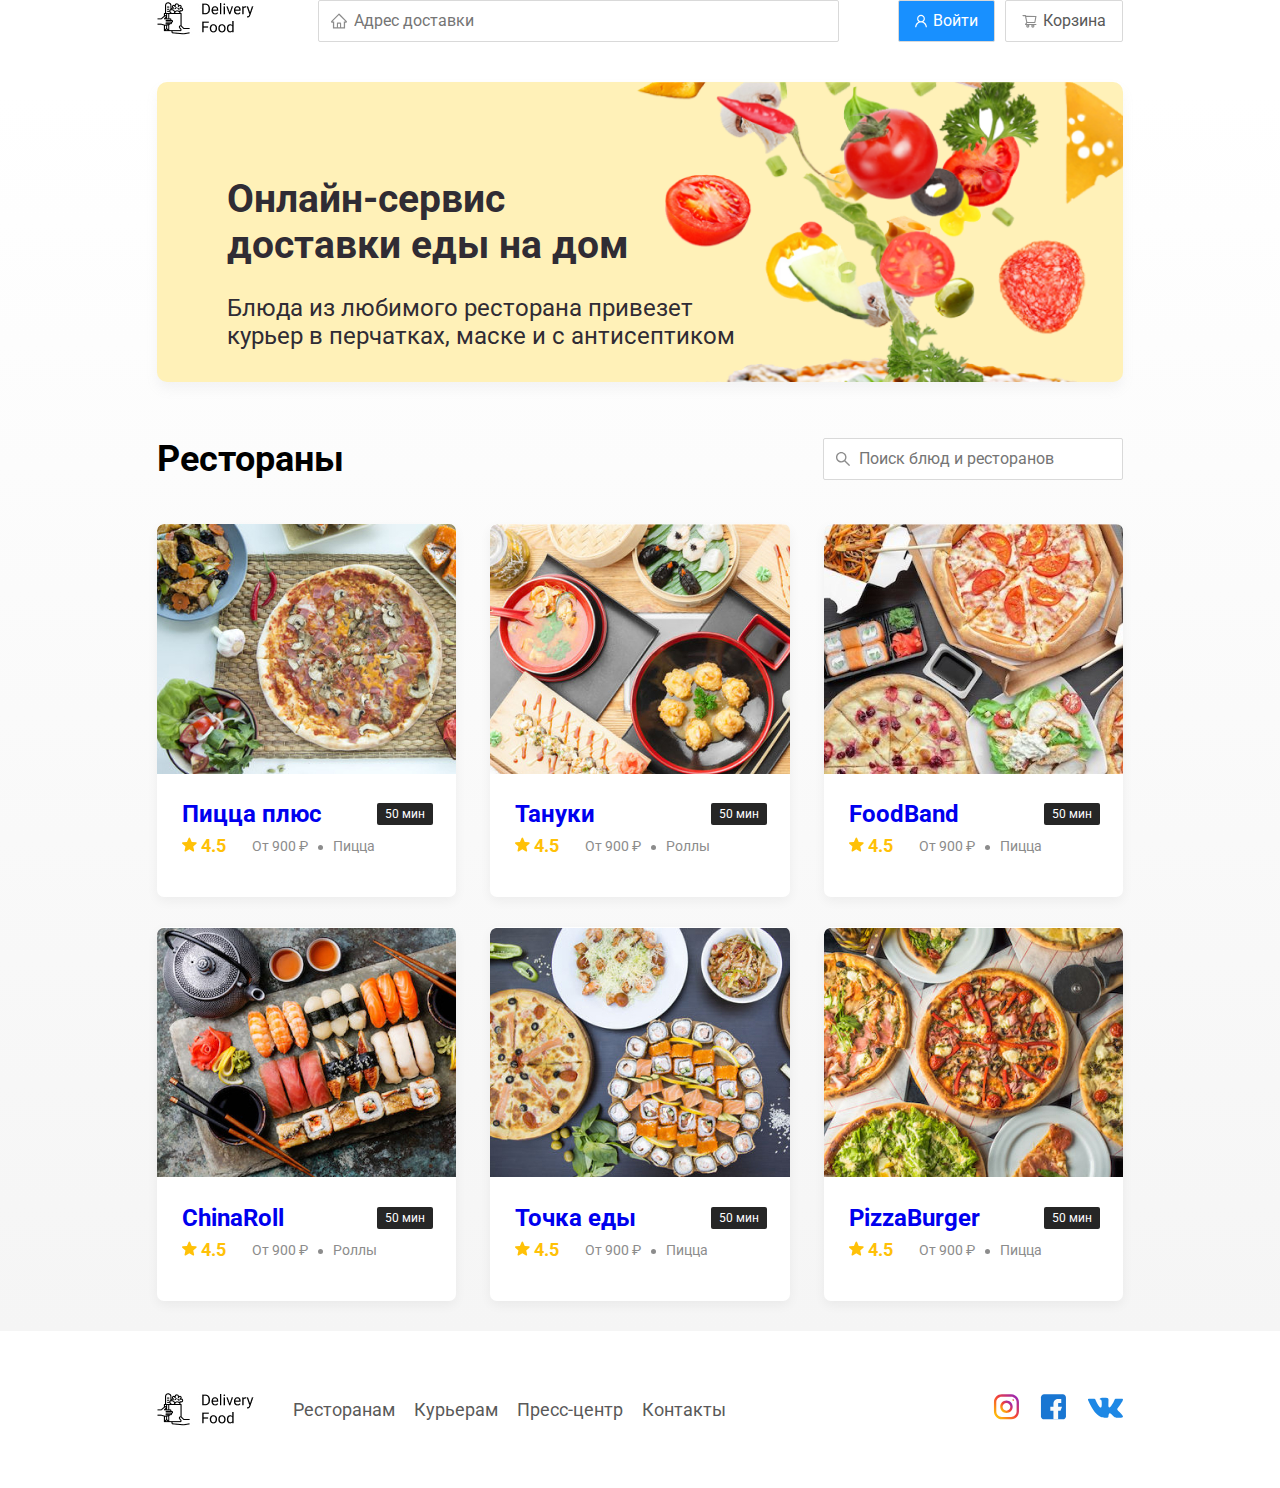
<file: index.html>
<!DOCTYPE html>
<html lang="en">
<head>
    <meta charset="UTF-8">
    <meta name="viewport" content="width=device-width, initial-scale=1.0">
    <title>MyFood - доставка еды на дом</title>
    <link href="https://fonts.googleapis.com/css?family=Roboto:400,700&display=swap&subset=cyrillic" rel="stylesheet">
    <link rel="stylesheet" href="./css/style.css" >
    <link rel="stylesheet" href="./css/normalize.css">
</head>
<body>
    <!--Шапка сайта-->
    <div class="container">
        <header>
            
            <a href="./index.html" class="logo">
                <img src="./image/logo.jpg" alt="logo" >
            </a>
            <input type="text" class="input input-address" placeholder="Адрес доставки">
            <div class="buttons">
                <button class="button button-primary">
                    <img src="./image/chelovec.svg" alt="chelovec" class="button-icon">
                    <span class="button-text">Войти</span>
                </button>
                <button class="button">
                    <img src="./image/korzina.svg" alt="korzina" class="button-icon">
                    <span class="button-text">Корзина</span>
                </button>
            </div>
        </header>

    </div>
    <!--/Container-->

    <main class="main">
<div class="container">
<section class="promo">
    <h1 class="promo-title">Онлайн-сервис <br /> доставки еды на дом </h1>
    <p class="promo-text">Блюда из любимого ресторана привезет курьер в перчатках, маске и с антисептиком</p>
</section>

<section class="restaurants">
<div class="section-heading">
    <h2 class="section-title">Рестораны</h2>
    <input type="text" class="input input-search" placeholder="Поиск блюд и ресторанов">
</div>
<div class="cards">
    <a href="./restourant.html" class="card">
        <img src="./image/image.jpg" alt="image" class="card-image">
            <div class="card-text">
                <div class="card-heading">
                    <h3 class="card-title">Пицца плюс</h3>
                        <span class="card-tag tag">50 мин</span>
                </div>
                <!--card-heading-->
                    <div class="card-info">
                        <div class="rating"><img src="./image/rating.svg" alt="rating" class="rating-star">
                            4.5</div>
                        <div class="price">От 900 ₽</div>
                        <div class="category">Пицца</div>
                    </div>
                    <!--Card-info-->
            </div>
            <!--Card-text-->
        </a>
    <!--Card-->

    <a href="./restourant.html" class="card">
        <img src="./image/tanuki.jpg" alt="image" class="card-image">
            <div class="card-text">
                <div class="card-heading">
                    <h3 class="card-title">Тануки</h3>
                        <span class="card-tag tag">50 мин</span>
                </div>
                <!--card-heading-->
                    <div class="card-info">
                        <div class="rating"><img src="./image/rating.svg" alt="rating" class="rating-star">
                            4.5</div>
                        <div class="price">От 900 ₽</div>
                        <div class="category">Роллы</div>
                    </div>
                    <!--Card-info-->
                </div>
            <!--Card-text-->
            </a>
    <!--Card-->

    <a href="./restourant.html" class="card">
        <img src="./image/FoodBand.jpg" alt="image" class="card-image">
            <div class="card-text">
                <div class="card-heading">
                    <h3 class="card-title">FoodBand</h3>
                        <span class="card-tag tag">50 мин</span>
                </div>
                <!--card-heading-->
                    <div class="card-info">
                        <div class="rating"><img src="./image/rating.svg" alt="rating" class="rating-star">
                            4.5</div>
                        <div class="price">От 900 ₽</div>
                        <div class="category">Пицца</div>
                    </div>
                    <!--Card-info-->
            </div>
            <!--Card-text-->
        </a>
    <!--Card-->

    <a href="./restourant.html" class="card">
        <img src="./image/ChinaRoll.jpg" alt="image" class="card-image">
            <div class="card-text">
                <div class="card-heading">
                    <h3 class="card-title">ChinaRoll</h3>
                        <span class="card-tag tag">50 мин</span>
                </div>
                <!--card-heading-->
                    <div class="card-info">
                        <div class="rating"><img src="./image/rating.svg" alt="rating" class="rating-star">
                            4.5</div>
                        <div class="price">От 900 ₽</div>
                        <div class="category">Роллы</div>
                    </div>
                    <!--Card-info-->
            </div>
            <!--Card-text-->
        </a>
    <!--Card-->

    <a href="./restourant.html" class="card">
        <img src="./image/tochkafood.jpg" alt="image" class="card-image">
            <div class="card-text">
                <div class="card-heading">
                    <h3 class="card-title">Точка еды</h3>
                        <span class="card-tag tag">50 мин</span>
                </div>
                <!--card-heading-->
                    <div class="card-info">
                        <div class="rating"><img src="./image/rating.svg" alt="rating" class="rating-star">
                            4.5</div>
                        <div class="price">От 900 ₽</div>
                        <div class="category">Пицца</div>
                    </div>
                    <!--Card-info-->
            </div>
            <!--Card-text-->
        </a>
    <!--Card-->

    <a href="./restourant.html" class="card">
        <img src="./image/PizzaBurger.jpg" alt="image" class="card-image">
            <div class="card-text">
                <div class="card-heading">
                    <h3 class="card-title">PizzaBurger</h3>
                        <span class="card-tag tag">50 мин</span>
                </div>
                <!--card-heading-->
                    <div class="card-info">
                        <div class="rating">
                            <img src="./image/rating.svg" alt="rating" class="rating-star">
                            4.5</div>
                        <div class="price">От 900 ₽</div>
                        <div class="category">Пицца</div>
                    </div>
                    <!--Card-info-->
            </div>
            <!--Card-text-->
        </a>
    <!--Card-->

</div>
<!--Cards-->
</section>

</div>

    </main>

<footer class="footer">
    <div class="container">
        <div class="footer-block">
            <img src="./image/logo.jpg" alt="logo" class="logo footer-logo">
            <nav class="footer-nav">
                <a href="#" class="footer-link">Ресторанам</a>
                <a href="#" class="footer-link">Курьерам</a>
                <a href="#" class="footer-link">Пресс-центр</a>
                <a href="#" class="footer-link">Контакты</a>
            </nav>
            <div class="social-links">
                <a href="" class="social-link"><img src="./image/instagram.svg" alt="instagram"></a>
                <a href="" class="social-link"><img src="./image/facebook.svg" alt="facebook"></a>
                <a href="" class="social-link"><img src="./image/VK.svg" alt="VK"></a>
            </div>
</div>

    </div>
</footer>

</body>
</html>
</file>
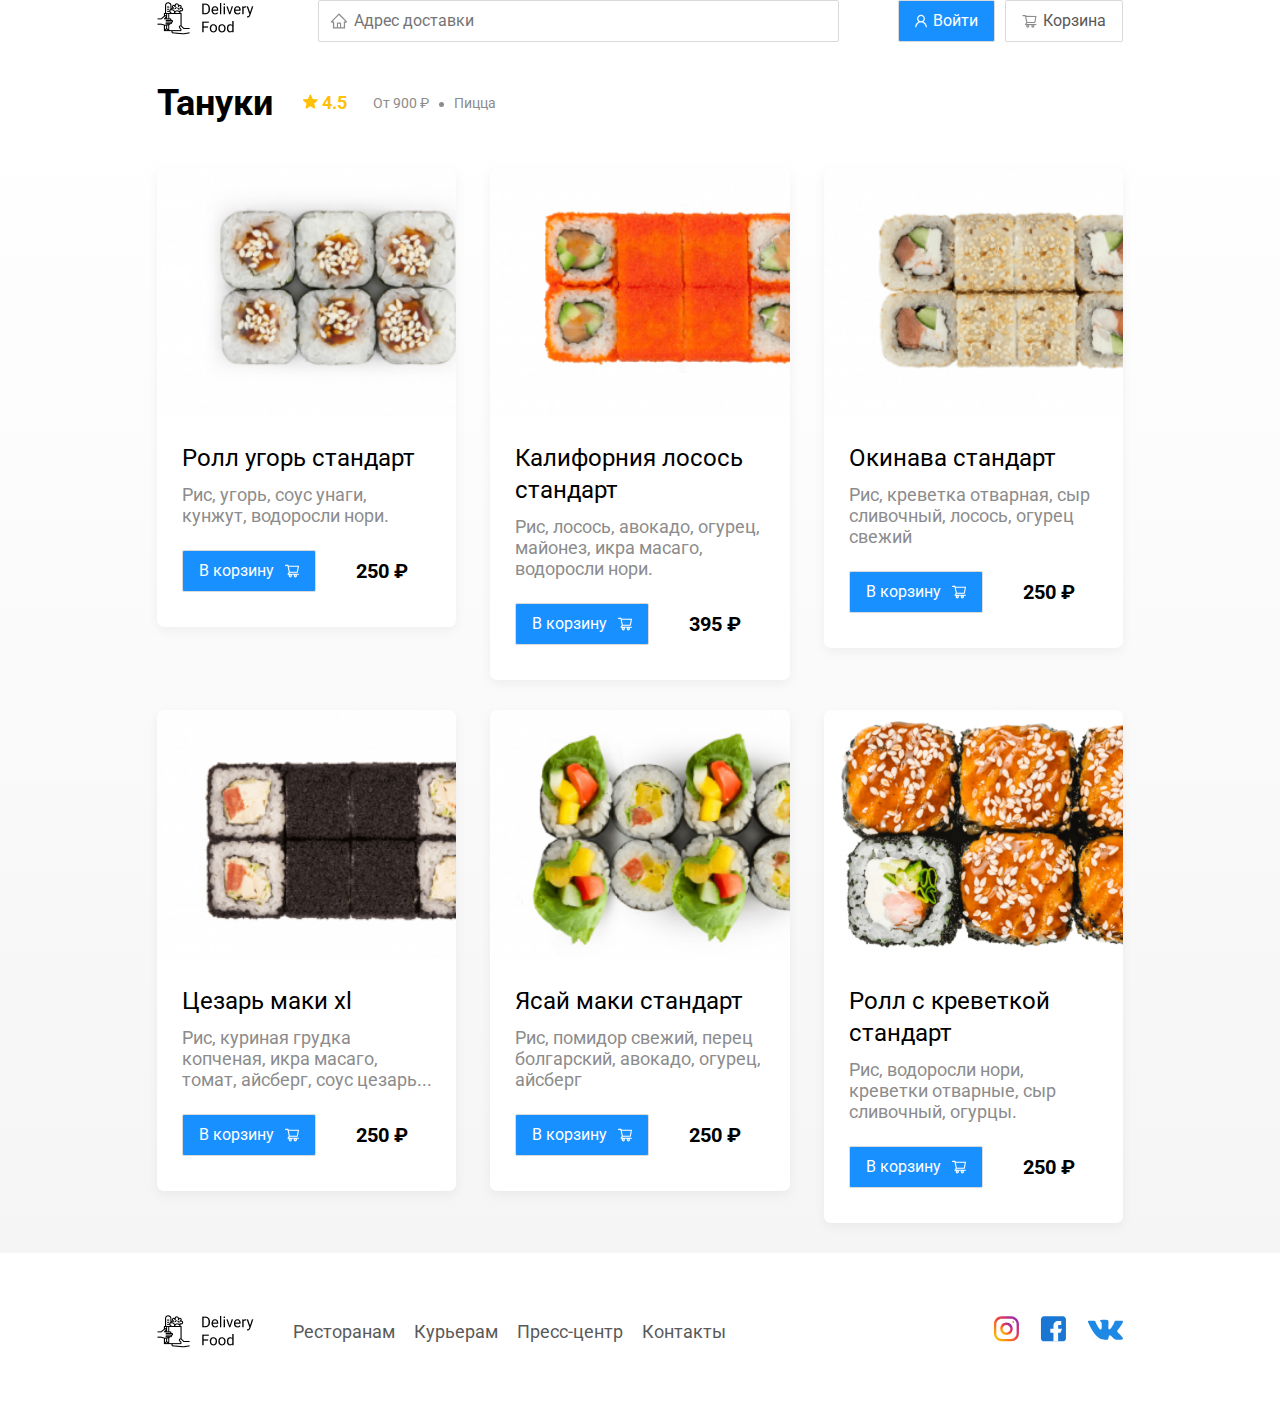
<file: restourant.html>
<!DOCTYPE html>
<html lang="en">
<head>
    <meta charset="UTF-8">
    <meta name="viewport" content="width=device-width, initial-scale=1.0">
    <title>MyFood - доставка еды на дом</title>
    <link href="https://fonts.googleapis.com/css?family=Roboto:400,700&display=swap&subset=cyrillic" rel="stylesheet">
    <link rel="stylesheet" href="./css/style.css" >
    <link rel="stylesheet" href="./css/animate.css">
    <link rel="stylesheet" href="./css/normalize.css">
</head>
<body>
    <!--Шапка сайта-->
    <div class="container">
        <header>
           
            <a href="./index.html" class="logo animated  bounce">
                 <img src="./image/logo.jpg" alt="logo" >
            </a>
            <input type="text" class="input input-address" placeholder="Адрес доставки">
            <div class="buttons">
                <button class="button button-primary">
                    <img src="./image/chelovec.svg" alt="chelovec" class="button-icon">
                    <span class="button-text">Войти</span>
                </button>
                <button class="button" id="cart-button">
                    <img src="./image/korzina.svg" alt="korzina" class="button-icon">
                    <span class="button-text">Корзина</span>
                </button>
            </div>
        </header>

    </div>
    <!--/Container-->

    <main class="main">
        <div class="container">
            <section class="restaurants">
                <div class="section-heading">
                    <h2 class="section-title">Тануки</h2>
                    <div class="card-info">
                        <div class="rating"><img src="./image/rating.svg" alt="rating" class="rating-star">
                            4.5</div>
                        <div class="price">От 900 ₽</div>
                        <div class="category">Пицца</div>
                    </div>
                    <!--Card-info-->
                
</div>
<div class="cards animated fadeInUp">
    <div class="card">
        <img src="./image/roll_ugor_stand.jpg" alt="image" class="card-image">
            <div class="card-text">
                <div class="card-heading">
                    <h3 class="card-title card-title-reg">Ролл угорь стандарт</h3>
                        
                </div>
                <!--card-heading-->
                    <div class="card-info">
                        <div class="ingredients">Рис, угорь, соус унаги, кунжут, водоросли нори.</div>
                   <div class="card-buttons">

                    <button class="button button-primary">
                        <span class="button-card-text">В корзину </span>
                        <img src="./image/korzina_restaraunt.svg" alt="korzina_restaraunt" calss="button-card-image">
                    </button>
                    <strong class="card-price-bolt">250 ₽</strong>
                   </div>

                    </div>

                    <!--Card-info-->
            </div>
            <!--Card-text-->
        </div>
    <!--Card-->

    <div class="card">
        <img src="./image/kalifornia.jpg" alt="image" class="card-image">
        <div class="card-text">
            <div class="card-heading">
                <h3 class="card-title card-title-reg">Калифорния лосось стандарт</h3>
                    
            </div>
            <!--card-heading-->
                <div class="card-info">
                    <div class="ingredients">Рис, лосось, авокадо, огурец, майонез, икра масаго, водоросли нори.</div>
               <div class="card-buttons">

                <button class="button button-primary">
                    <span class="button-card-text">В корзину</span>
                    <img src="./image/korzina_restaraunt.svg" alt="korzina_restaraunt" calss="button-card-image">
                </button>
                <strong class="card-price-bolt">395 ₽</strong>
               </div>

                </div>

                <!--Card-info-->
        </div>
        <!--Card-text-->
    </div>
    <!--Card-->

    <div class="card">
        <img src="./image/Okinava.jpg" alt="image" class="card-image">
        <div class="card-text">
            <div class="card-heading">
                <h3 class="card-title card-title-reg">Окинава стандарт</h3>
                    
            </div>
            <!--card-heading-->
                <div class="card-info">
                    <div class="ingredients"> Рис, креветка отварная, сыр сливочный, лосось, огурец свежий</div>
               <div class="card-buttons">

                <button class="button button-primary">
                    <span class="button-card-text">В корзину</span>
                    <img src="./image/korzina_restaraunt.svg" alt="korzina_restaraunt" calss="button-card-image">
                </button>
                <strong class="card-price-bolt">250 ₽</strong>
               </div>

                </div>

                <!--Card-info-->
        </div>
        <!--Card-text-->
    </div>
    <!--Card-->

    <div class="card wow fadeInUp" data-wow-delay="0.6s">
        <img src="./image/cesar-maki.jpg" alt="image" class="card-image">
        <div class="card-text">
            <div class="card-heading">
                <h3 class="card-title card-title-reg">Цезарь маки хl</h3>
                    
            </div>
            <!--card-heading-->
                <div class="card-info">
                    <div class="ingredients">Рис, куриная грудка копченая, икра масаго, томат, айсберг, соус цезарь...</div>
               <div class="card-buttons">

                <button class="button button-primary">
                    <span class="button-card-text">В корзину</span>
                    <img src="./image/korzina_restaraunt.svg" alt="korzina_restaraunt" calss="button-card-image">
                </button>
                <strong class="card-price-bolt">250 ₽</strong>
               </div>

                </div>

                <!--Card-info-->
        </div>
        <!--Card-text-->
    </div>
    <!--Card-->

    <div class="card wow fadeInUp" data-wow-delay="0.6s">
        <img src="./image/Yasai-maki-stand.jpg" alt="image" class="card-image">
        <div class="card-text">
            <div class="card-heading">
                <h3 class="card-title card-title-reg">Ясай маки стандарт</h3>
                    
            </div>
            <!--card-heading-->
                <div class="card-info">
                    <div class="ingredients">Рис, помидор свежий, перец болгарский, авокадо, огурец, айсберг</div>
               <div class="card-buttons">

                <button class="button button-primary">
                    <span class="button-card-text">В корзину</span>
                    <img src="./image/korzina_restaraunt.svg" alt="korzina_restaraunt" calss="button-card-image">
                </button>
                <strong class="card-price-bolt">250 ₽</strong>
               </div>

                </div>

                <!--Card-info-->
        </div>
        <!--Card-text-->
    </div>
    <!--Card-->

    <div class="card wow fadeInUp" data-wow-delay="0.8s" >
        <img src="./image/Roll_s_krevetkoi.svg" alt="image" class="card-image">
        <div class="card-text">
            <div class="card-heading">
                <h3 class="card-title card-title-reg">Ролл с креветкой стандарт</h3>
                    
            </div>
            <!--card-heading-->
                <div class="card-info">
                    <div class="ingredients">Рис, водоросли нори, креветки отварные, сыр сливочный, огурцы.</div>
               <div class="card-buttons">

                <button class="button button-primary">
                    <span class="button-card-text">В корзину</span>
                    <img src="./image/korzina_restaraunt.svg" alt="korzina_restaraunt" calss="button-card-image">
                </button>
                <strong class="card-price-bolt">250 ₽</strong>
               </div>

                </div>

                <!--Card-info-->
        </div>
        <!--Card-text-->
    </div>
    <!--Card-->

</div>
<!--Cards-->
</section>

</div>

    </main>

<footer class="footer">
    <div class="container">
        <div class="footer-block">
            <img src="./image/logo.jpg" alt="logo" class="logo footer-logo">
            <nav class="footer-nav">
                <a href="#" class="footer-link">Ресторанам</a>
                <a href="#" class="footer-link">Курьерам</a>
                <a href="#" class="footer-link">Пресс-центр</a>
                <a href="#" class="footer-link">Контакты</a>
            </nav>
            <div class="social-links">
                <a href="" class="social-link"><img src="./image/instagram.svg" alt="instagram"></a>
                <a href="" class="social-link"><img src="./image/facebook.svg" alt="facebook"></a>
                <a href="" class="social-link"><img src="./image/VK.svg" alt="VK"></a>
            </div>
</div>

    </div>
</footer>
<div class="modal">
    <div class="modal-dialog">
        <div class="modal-header">
            <h2 class="modal-title">Корзина</h3>
            <button class="close"  >
                <img src="./image/close.svg" alt="" class="">
            </button>
        </div>
<!--/modal-header-->
<div class="modal-body">
    <div class="foods-row">
        <span class="food-name">Ролл угорь стандарт</span>
        <strong class="food-price">250 ₽</strong>
        <div class="food-counter">
            <button class="counter-button">-</button>
            <span class="counter">1</span>
            <button class="counter-button">+</button>
        </div>
    </div>
    <div class="foods-row">
        <span class="food-name">Ролл угорь стандарт</span>
        <strong class="food-price">250 ₽</strong>
        <div class="food-counter">
            <button class="counter-button">-</button>
            <span class="counter">1</span>
            <button class="counter-button">+</button>
        </div>
    </div>
    <div class="foods-row">
        <span class="food-name">Ролл угорь стандарт</span>
        <strong class="food-price">250 ₽</strong>
        <div class="food-counter">
            <button class="counter-button">-</button>
            <span class="counter">1</span>
            <button class="counter-button">+</button>
        </div>
    </div>
    <div class="foods-row">
        <span class="food-name">Ролл угорь стандарт</span>
        <strong class="food-price">250 ₽</strong>
        <div class="food-counter">
            <button class="counter-button">-</button>
            <span class="counter">1</span>
            <button class="counter-button">+</button>
        </div>
    </div>
</div>
<div class="modal-footer">
    <span class="modal-pricetag">1250 ₽</span>
    <div class="footer-buttons">
        <button class="button button-primary">Оформить заказ</button>
        <button class="button">Отмена</button>
    </div>
</div>
    </div>
</div>
<script src="./js/main.js"></script>
<script src="./js/wow.min.js"></script>
</body>
</html>
</file>
<file: css/style.css>
*{
    box-sizing: border-box;
}
body{
    background-color: #ffffff;
    font-family: 'Roboto', sans-serif;
    margin-top: 44px;
}
.container{
    max-width: 1200px;
    margin:auto;
}
header{
    margin-bottom: 40px;
    
    display: flex;
    align-items: center;
    justify-content: space-between;
}
.input{
    background: #FFFFFF;
    border: 1px solid #D9D9D9;
    border-radius: 2px;
    font-size: 16px;
    line-height: 24px;
    padding: 8px;
    padding-left: 35px;
    background-repeat: no-repeat;
background-position: left 11px center;
}

.input-address{

flex:0.8;
background-image: url(../image/home.svg);


}
.input-search{
    background-image: url(../image/search.svg);
    width: 300px;
    margin-left: auto;
}
.buttons{
    display: flex;
    align-items: center;
}
.button{
    display: flex;
    align-items: center;
    padding: 8px 16px;
    background: #FFFFFF;
/* Gray / gray-5 */

border: 1px solid #D9D9D9;
box-sizing: border-box;
box-shadow: 0px 0px 2px rgba(0, 0, 0, 0.0015);
border-radius: 2px;
color: #595959;
font-size: 16px;
line-height: 24px;
    
}
.button-primary{
    background: #1890FF;
    border-radius: 2px;
    color: #FFFFFF;
    margin-right: 10px;
}

.button-icon{
    margin-right: 6px;
}
.button-card-text{
    margin-right: 10px;
}

.button-text{
}
.promo{    
    
    height: 300px;
    left: 606px;
    box-shadow: 0px 7px 12px rgba(158, 158, 163, 0.1);
    background: #FFF1B8 url(../image/promo-img.png) no-repeat right 0 bottom ;
    border-radius: 10px;
    padding: 68px 70px;
    margin-bottom: 56px;
}
.promo-title{
    align-items: center;
font-style: normal;
font-weight: bold;
font-size: 39px;
line-height: 46px;

color: #302C34;

}
.promo-text{
font-style: normal;
font-weight: normal;
font-size: 24px;
line-height: 28px;
color: #302C34;
    max-width: 538px;
}
.section-heading{
    display: flex;
    align-items: center;
    margin-bottom: 44px;
}
.section-title{
font-style: normal;
font-weight: bold;
font-size: 36px;
line-height: 42px;
color: #000000;
    margin: 0;
    margin-right: 30px;
}
.cards{
    display: flex;
    align-items: flex-start;
    flex-wrap: wrap;
    justify-content: space-between;  
}
.card{
    background: #FFFFFF;
    box-shadow: 0px 4px 12px rgba(0, 0, 0, 0.05);
    border-radius: 7px;
    overflow: hidden;
    margin-bottom: 30px;
    flex-basis: 31%; 
    text-decoration: none;
}
.card-image{
width: 384px;
height: 250px;
object-fit: cover;
}
.card-text{
    padding-top: 20px;
    padding-bottom: 35px;
    padding-left: 25px;
    padding-right: 23px;
}
.card-heading{
    display: flex;
    align-items: center;
    justify-content: space-between;
}
.card-title{
margin: 0;
font-style: normal;
font-weight: bold;
font-size: 24px;
line-height: 32px;
}
.card-title-reg{
    font-weight: 400;
    margin-bottom: 10px;
}
.ingredients{
    
font-size: 18px;
line-height: 21px;
color: #8C8C8C;
}
.card-tag{
font-style: normal;
font-weight: normal;
font-size: 12px;
line-height: 20px;
color:#FFFFFF;
background: #262626;
border-radius: 2px;
padding: 1px 8px;
}
.card-info{
    display: flex;
    align-items: center;
    flex-wrap: wrap;
    
}
.card-buttons{
    margin-top: 24px;
    display: flex;
    align-items: center;
}
.card-price-bolt{
    font-weight: bold;
    font-size: 20px;
    line-height: 32px;
    margin-left: 30px ;
}

.rating{
    margin-right: 26px;
    color: #ffc107;
    font-weight: bold;
    font-size: 18px;
    line-height: 32px;
}
.price, 
.category{
    color:#8c8c8c;
    font-size: 18px;
    line-height: 32px;
}
.price{
    margin-right: 10px;
}
.category{
    text-overflow: ellipsis;
    overflow: hidden;
    white-space: nowrap;
    max-width: 150px;
}
.price:after{
content: "";
width: 5px;
height: 5px;
background-color: #8c8c8c;
display: inline-block;
vertical-align: middle;
border-radius: 50%;
margin-left: 10px;
}
.main{
    background: linear-gradient(180deg ,rgba(245,245,245,0) 1.04%,#F5F5F5 100%);
}
.footer{
    padding: 60px 0;
}
.footer-block{
    display: flex;
    align-items: center;
    justify-content: space-between;
}
.footer-nav{
    margin-left: 35px;
    margin-right: auto;
}
.footer-link{
    font-style: normal;
    font-weight: normal;
    font-size: 18px;
    line-height: 21px;
    display: inline-block;
    color: #595959;
    text-decoration: none;
}
.footer-link:not(:last-child){
    margin-right: 15px;
}
.social-links{
    display: flex;
    align-items: center;
}
.social-link:not(:last-child){
    margin-right: 21px;
}

.modal{
position: fixed;
left: 0;
top: 0;
width: 100%;
height: 100%;
background: rgba(0, 0, 0, 0.4);
display: none;
}
.is-open{
display: flex;
}
.modal-dialog{
max-width: 780px;
width: 95%;
background: #FFFFFF;
border-radius: 5px;
margin: auto;
padding: 40px 45px;
}
.modal-header{
    display: flex;
    align-items: center;
    justify-content:space-between;
    margin-bottom: 45px;
}

.modal-title{
    margin: 0;
    font-weight: bold;
    font-style: 36px;
    line-height: 42px;
}
.close{
     
    background: transparent;
    border: none;
}
.modal-body{
    margin-bottom: 52px;
}
.foods-row{
    display: flex;
    align-items: flex-start;
    justify-content: space-between;
    padding-bottom: 8px;
    border-bottom: 1px solid #D9D9D9;
    margin-bottom: 15px;
}
.food-price{
margin-left: auto;
margin-right: 47px;
font-weight: bold;
font-size: 20px;
line-height: 32px;
;
}
.food-name{
font-weight: normal;
font-size: 18px;
line-height: 32px;
}
.food-counter{
    display: flex;
}
.counter-button{
display: flex;
align-items: center;
justify-content: center;
width: 39px;
height: 32px;
background: #FFFFFF;
border: 1px solid #40A9FF;
box-sizing: border-box;
border-radius: 2px;
font-weight: normal;
font-size: 14px;
line-height: 22px;
color:#40A9FF;
}

.counter{
    font-size: 16px;
    line-height: 24px;
    margin-left: 10px;
    margin-right: 10px;
}

.modal-footer{
display: flex;
align-items: center;
justify-content: space-between;
}
.footer-buttons{
    display: flex;
    align-items: center;
}
.modal-pricetag{
    background: #262626;
border-radius: 5px;
color: #FFFFFF;
padding: 15px 20px;
}
@media (max-width: 1366px){
    .container{
        max-width: 966px
    }
    .promo{
        background-position: top right ;
        background-size: 700px;
    }
    
    .category, .price{
        font-size: 14px;
    }
}

@media (max-width: 992px){
.container{
    max-width: 750px;
}
.promo{
    padding: 50px;
    background-size: 680px;
    background-position:  right ;

}
.promo-text{
    font-size: 18px;
    max-width: 400px;
}
.card{
    flex-basis: 49%;
}
.footer-link{
    font-size: 16px;
}
}
@media (max-width: 768px){
.container{
    max-width: 560px;

}
.card-info{
    flex-wrap: wrap;
}
.card .rating{
    flex-basis: 100%;
}
.card-title{
    font-size: 18px;
}
.promo{
    background-size: 680px;
    background-position:  left;
}
.promo-title{
    font-size: 24px;
 line-height: 1.4;   
}
.promo-text{
    margin-top: 0;
}
}

@media (max-width: 578px){
.container{
    width: 90%;
}
header{
    flex-wrap: wrap;
}
.input-address{
    margin-top: 15px;
    order:5;
    flex:1;
}
.promo-title{
    margin-bottom: 10px;
}
.section-title{
    font-size: 20px;
}
.card{
    flex-basis: 100%;
    
}
.card-image{
    width:100%;
}
.footer{
    padding: 30px 0;
}
.footer-nav{
    margin-left: 0;
    margin-right: 0;
    order: 0;
    display: flex;
    flex-direction: column;

}
.footer-block{
    align-items: flex-start;
}
.footer-logo{
    margin-right: 5px;
    order: 1;
}
.social-links{
    order:2;
}
}

@media (max-width: 578px){
.footer-block{
    flex-wrap: wrap;
    flex-direction: column;
    align-items: center;
}
.footer-logo{
    order:0;
    margin-bottom: 20px;
}
.footer-nav{
    margin-bottom: 20px;
    text-align: center;
}
.footer-link:not(:last-child){
    margin-right: 0;
}
.section-heading{
    flex-wrap: wrap;
}
.promo{
    background-position:  center;
    padding: 20px;
}
.button-text{
    display: none;
}
.button{
    min-height: 40px;
}
.button-icon{
    margin: 0;
}
}
</file>
